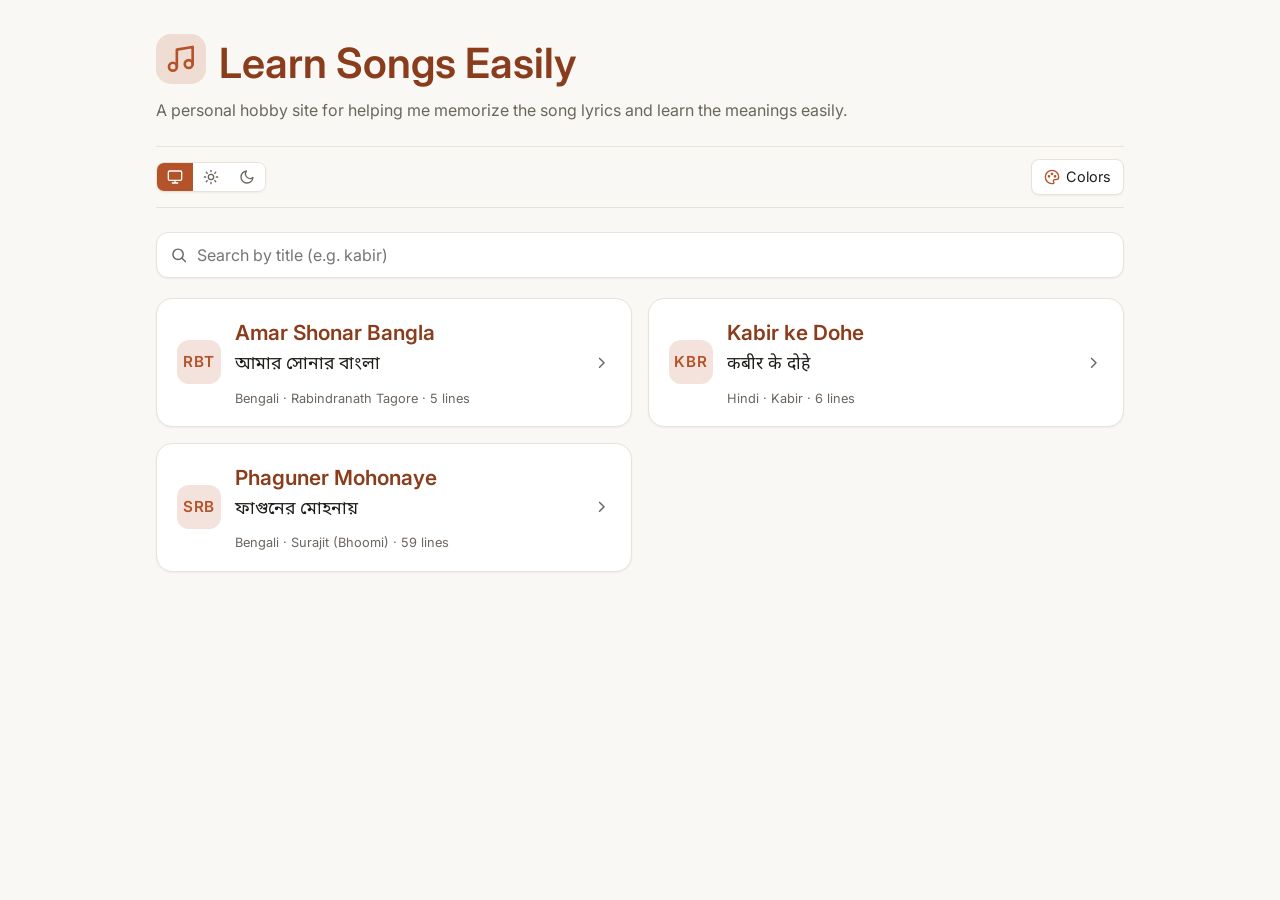
<file: index.html>
<!doctype html>
<html lang="en">
<head>
  <meta charset="utf-8">
  <meta name="viewport" content="width=device-width, initial-scale=1">
  <title>Learn Songs Easily</title>
  <link rel="preconnect" href="https://fonts.googleapis.com">
  <link rel="preconnect" href="https://fonts.gstatic.com" crossorigin>
  <link href="https://fonts.googleapis.com/css2?family=Inter:wght@400;500;600&family=Noto+Sans+Bengali:wght@400;600&family=Noto+Sans+Devanagari:wght@400;600&display=swap" rel="stylesheet">
  <link rel="stylesheet" href="style.css">
  <link rel="icon" href="data:image/svg+xml,%3Csvg xmlns='http://www.w3.org/2000/svg' viewBox='0 0 24 24' fill='none' stroke='%23b4532a' stroke-width='2.2' stroke-linecap='round' stroke-linejoin='round'%3E%3Cpath d='M9 18V5l12-2v13'/%3E%3Ccircle cx='6' cy='18' r='3'/%3E%3Ccircle cx='18' cy='16' r='3'/%3E%3C/svg%3E">
  <script>
    /* Apply saved theme before first paint to avoid a flash */
    (function () {
      try {
        var m = localStorage.getItem("mode") || "auto";
        if (m === "auto") m = matchMedia("(prefers-color-scheme: dark)").matches ? "dark" : "light";
        document.documentElement.dataset.mode = m;
        var p = localStorage.getItem("palette") || "default";
        if (p !== "default") document.documentElement.dataset.palette = p;
      } catch (e) {}
    })();
  </script>
</head>
<body>
  <main class="page">
    <header class="song-head">
      <h1><span class="logo"><i data-icon="music"></i></span>Learn Songs Easily</h1>
      <p>A personal hobby site for helping me memorize the song lyrics and learn the meanings easily.</p>
    </header>

    <div class="controls" role="toolbar" aria-label="Display options">
      <div class="seg" role="group" aria-label="Light or dark mode">
        <button type="button" data-mode="auto" aria-pressed="false" title="Auto (follow system)"><i data-icon="monitor"></i><span>Auto</span></button>
        <button type="button" data-mode="light" aria-pressed="false" title="Light"><i data-icon="sun"></i><span>Light</span></button>
        <button type="button" data-mode="dark" aria-pressed="false" title="Dark"><i data-icon="moon"></i><span>Dark</span></button>
      </div>
      <div class="colors">
        <button type="button" class="colors-btn" id="colors-btn" aria-expanded="false" aria-controls="colors-panel">
          <i data-icon="palette"></i> Colors
        </button>
        <div class="colors-panel" id="colors-panel" hidden>
          <div class="panel-head">
            <span>Color palette</span>
            <button type="button" id="colors-close" aria-label="Close colors"><i data-icon="x"></i></button>
          </div>
          <div class="palette-list" id="palette-list"></div>
        </div>
      </div>
    </div>

    <div class="search-wrap"><i data-icon="search"></i><input type="search" id="search" class="search" placeholder="Search by title (e.g. kabir)" aria-label="Search songs by transliterated title" autocomplete="off"></div>

    <div id="song-list" class="song-list" aria-live="polite"></div>
    <p id="note" class="note"></p>
  </main>
  <script src="icons.js"></script>
  <script src="theme.js"></script>
  <script src="landing.js"></script>
</body>
</html>
</file>
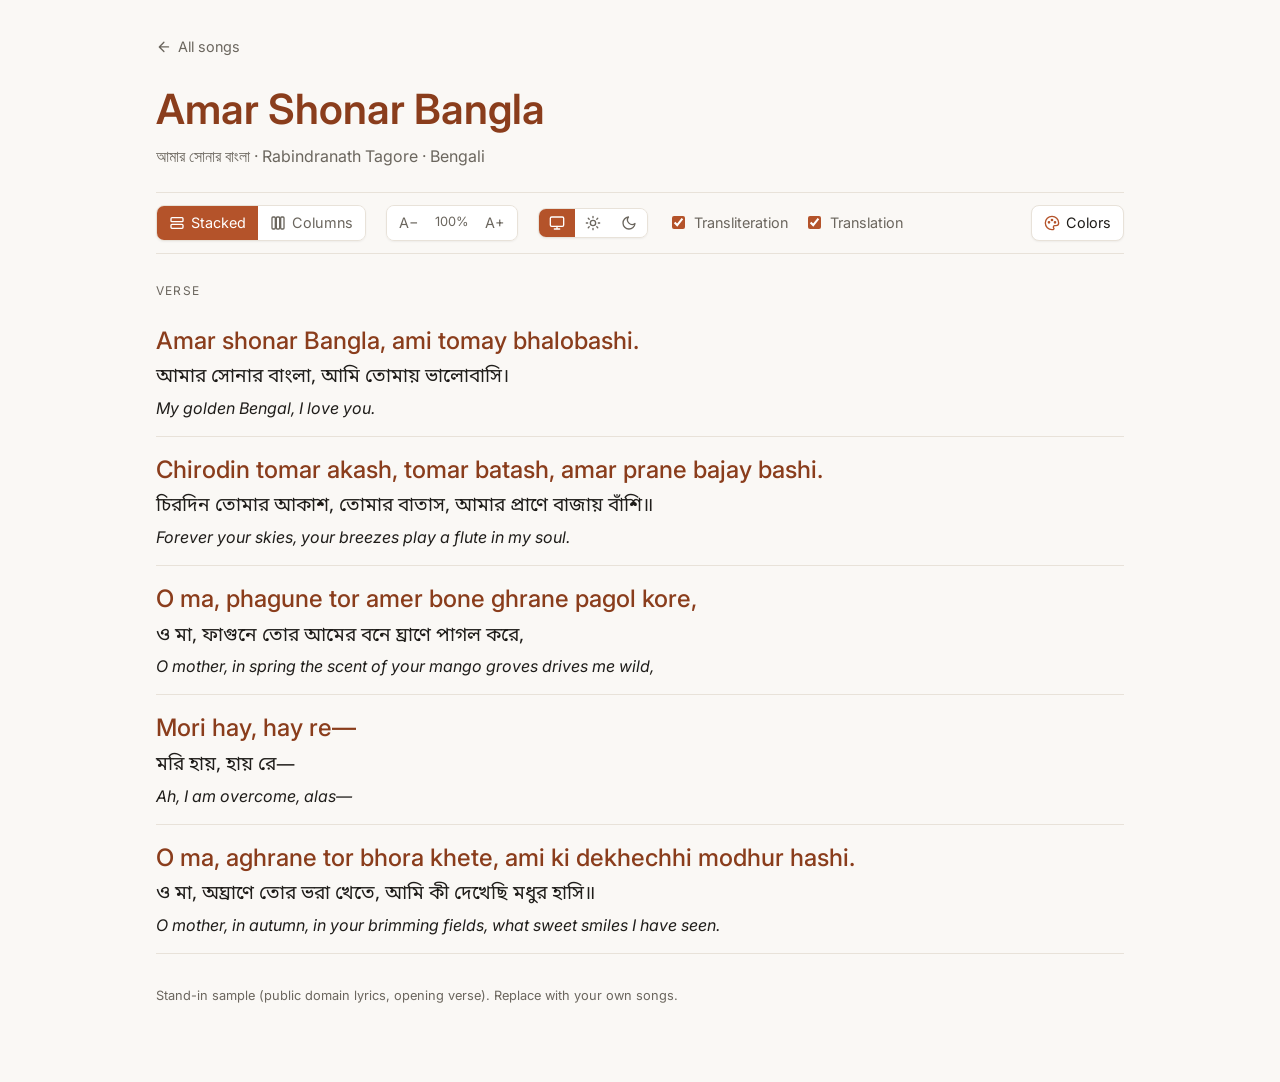
<file: song.html>
<!doctype html>
<html lang="en">
<head>
  <meta charset="utf-8">
  <meta name="viewport" content="width=device-width, initial-scale=1">
  <title>Learn Songs Easily</title>
  <link rel="preconnect" href="https://fonts.googleapis.com">
  <link rel="preconnect" href="https://fonts.gstatic.com" crossorigin>
  <link href="https://fonts.googleapis.com/css2?family=Inter:wght@400;500;600&family=Noto+Sans+Bengali:wght@400;600&family=Noto+Sans+Devanagari:wght@400;600&display=swap" rel="stylesheet">
  <link rel="stylesheet" href="style.css">
  <link rel="icon" href="data:image/svg+xml,%3Csvg xmlns='http://www.w3.org/2000/svg' viewBox='0 0 24 24' fill='none' stroke='%23b4532a' stroke-width='2.2' stroke-linecap='round' stroke-linejoin='round'%3E%3Cpath d='M9 18V5l12-2v13'/%3E%3Ccircle cx='6' cy='18' r='3'/%3E%3Ccircle cx='18' cy='16' r='3'/%3E%3C/svg%3E">
  <script>
    /* Apply saved theme before first paint to avoid a flash */
    (function () {
      try {
        var m = localStorage.getItem("mode") || "auto";
        if (m === "auto") m = matchMedia("(prefers-color-scheme: dark)").matches ? "dark" : "light";
        document.documentElement.dataset.mode = m;
        var p = localStorage.getItem("palette") || "default";
        if (p !== "default") document.documentElement.dataset.palette = p;
      } catch (e) {}
    })();
  </script>
</head>
<body>
  <main class="page">
    <a class="back" href="./"><i data-icon="arrowLeft"></i> All songs</a>
    <header class="song-head">
      <h1 id="title"></h1>
      <p id="subtitle"></p>
      <a id="listen" class="listen" target="_blank" rel="noopener noreferrer" hidden><i data-icon="play"></i> Listen on YouTube Music <i data-icon="external"></i></a>
    </header>

    <div class="controls" role="toolbar" aria-label="Display options">
      <div class="seg" role="group" aria-label="Layout">
        <button type="button" data-view="stacked" aria-pressed="true" title="Stacked"><i data-icon="rows"></i><span>Stacked</span></button>
        <button type="button" data-view="columns" aria-pressed="false" title="Columns"><i data-icon="columns"></i><span>Columns</span></button>
      </div>
      <div class="seg" role="group" aria-label="Font size">
        <button type="button" id="fs-down" aria-label="Smaller text">A−</button>
        <span class="fs-label" id="fs-label">100%</span>
        <button type="button" id="fs-up" aria-label="Larger text">A+</button>
      </div>
      <div class="seg" role="group" aria-label="Light or dark mode">
        <button type="button" data-mode="auto" aria-pressed="false" title="Auto (follow system)"><i data-icon="monitor"></i><span>Auto</span></button>
        <button type="button" data-mode="light" aria-pressed="false" title="Light"><i data-icon="sun"></i><span>Light</span></button>
        <button type="button" data-mode="dark" aria-pressed="false" title="Dark"><i data-icon="moon"></i><span>Dark</span></button>
      </div>
      <div class="toggles">
        <label><input type="checkbox" id="t-translit" checked> Transliteration</label>
        <label><input type="checkbox" id="t-trans" checked> Translation</label>
      </div>
      <div class="colors">
        <button type="button" class="colors-btn" id="colors-btn" aria-expanded="false" aria-controls="colors-panel">
          <i data-icon="palette"></i> Colors
        </button>
        <div class="colors-panel" id="colors-panel" hidden>
          <div class="panel-head">
            <span>Color palette</span>
            <button type="button" id="colors-close" aria-label="Close colors"><i data-icon="x"></i></button>
          </div>
          <div class="palette-list" id="palette-list"></div>
        </div>
      </div>
    </div>

    <div id="lines" class="lines" aria-live="polite"></div>
    <p id="note" class="note"></p>
  </main>
  <script src="icons.js"></script>
  <script src="theme.js"></script>
  <script src="app.js"></script>
</body>
</html>
</file>
<file: style.css>
/* ---------- Themes ----------
   Two independent choices:
   - mode    (html[data-mode]):    light | dark   (JS resolves "auto" from the system)
   - palette (html[data-palette]): default | pastel presets
   Each palette defines page colours plus one colour per line type:
   --c-o original, --c-t transliteration, --c-e translation */
:root, :root[data-mode="light"] {
  --bg: #faf8f5; --surface: #ffffff; --text: #1f1d1a; --muted: #6b665e;
  --accent: #b4532a; --on-accent: #fff; --line: #e8e2d9;
  --c-o: #1f1d1a; --c-t: #8a3d1c; --c-e: #1f1d1a;
}
:root[data-mode="dark"] {
  --bg: #17150f; --surface: #211e17; --text: #f1ece3; --muted: #a39b8d;
  --accent: #e0885c; --on-accent: #17150f; --line: #342f25;
  --c-o: #f1ece3; --c-t: #e9b08c; --c-e: #f1ece3;
}

/* Blossom */
:root[data-palette="blossom"][data-mode="light"] {
  --bg: #fdf0f3; --surface: #fff8fa; --text: #4a3340; --muted: #8c6b7a;
  --accent: #d86b8e; --on-accent: #fff; --line: #f3d3dd;
  --c-o: #6b3a8a; --c-t: #c2527a; --c-e: #2f5f73;
}
:root[data-palette="blossom"][data-mode="dark"] {
  --bg: #2a1d24; --surface: #34242d; --text: #f6e3ea; --muted: #c19aab;
  --accent: #e88aa8; --on-accent: #2a1d24; --line: #4a3340;
  --c-o: #d9b3f0; --c-t: #f2a0bc; --c-e: #9fd3e6;
}
/* Mint */
:root[data-palette="mint"][data-mode="light"] {
  --bg: #eef8f2; --surface: #f8fdfa; --text: #2b4036; --muted: #5f8070;
  --accent: #3fa07a; --on-accent: #fff; --line: #cfe8da;
  --c-o: #1f6b57; --c-t: #b0613a; --c-e: #3d4f8f;
}
:root[data-palette="mint"][data-mode="dark"] {
  --bg: #16251f; --surface: #1d2f27; --text: #e0f2e8; --muted: #8fb8a3;
  --accent: #5fc79c; --on-accent: #16251f; --line: #2b443a;
  --c-o: #8fe0c0; --c-t: #f0b48a; --c-e: #a9b8f0;
}
/* Lavender */
:root[data-palette="lavender"][data-mode="light"] {
  --bg: #f3f0fc; --surface: #fbfaff; --text: #35305a; --muted: #766fa3;
  --accent: #8468d8; --on-accent: #fff; --line: #dcd5f3;
  --c-o: #4b3aa6; --c-t: #b8486f; --c-e: #1f6e78;
}
:root[data-palette="lavender"][data-mode="dark"] {
  --bg: #1f1b33; --surface: #28233f; --text: #e8e4fa; --muted: #a59fd0;
  --accent: #a28cf0; --on-accent: #1f1b33; --line: #3a3459;
  --c-o: #bfb0ff; --c-t: #f4a3c0; --c-e: #8fd6de;
}
/* Peach */
:root[data-palette="peach"][data-mode="light"] {
  --bg: #fff3ea; --surface: #fffaf5; --text: #4a3526; --muted: #94705a;
  --accent: #ee8b5b; --on-accent: #fff; --line: #f6dcc9;
  --c-o: #a1431f; --c-t: #2d7a6b; --c-e: #5a4398;
}
:root[data-palette="peach"][data-mode="dark"] {
  --bg: #2a1f17; --surface: #35281e; --text: #f8e8da; --muted: #c6a38b;
  --accent: #f3a074; --on-accent: #2a1f17; --line: #4d3a2c;
  --c-o: #f5b08a; --c-t: #8fd6c4; --c-e: #c7b3f0;
}
/* Sky */
:root[data-palette="sky"][data-mode="light"] {
  --bg: #eef6fc; --surface: #f8fcff; --text: #263a4d; --muted: #61809b;
  --accent: #4f9bd6; --on-accent: #fff; --line: #cfe2f2;
  --c-o: #1f5f99; --c-t: #b5533f; --c-e: #4a7a2a;
}
:root[data-palette="sky"][data-mode="dark"] {
  --bg: #15222e; --surface: #1c2e3d; --text: #e0eef9; --muted: #8fadc6;
  --accent: #6db3ec; --on-accent: #15222e; --line: #2b4358;
  --c-o: #8fc6f2; --c-t: #f0a594; --c-e: #b5dc8f;
}

* { box-sizing: border-box; }
body {
  margin: 0; background: var(--bg); color: var(--text);
  font-family: Inter, system-ui, sans-serif; line-height: 1.5;
  transition: background .2s, color .2s;
}
.page { max-width: 1000px; margin: 0 auto; padding: 32px 16px 64px; }

.song-head h1 {
  margin: 0; font-size: clamp(1.8rem, 5vw, 2.6rem); font-weight: 600; color: var(--c-t);
}
.song-head p { margin: 4px 0 0; color: var(--muted); }

/* ---------- Controls ---------- */
.controls {
  display: flex; flex-wrap: wrap; gap: 10px 20px; align-items: center;
  margin: 24px 0; padding: 12px 0; border-block: 1px solid var(--line);
  position: sticky; top: 0; background: var(--bg); z-index: 2;
}
.seg { display: inline-flex; border: 1px solid var(--line); border-radius: 8px; overflow: hidden; }
.seg button {
  font: inherit; font-size: .9rem; padding: 6px 12px; border: 0; cursor: pointer;
  background: var(--surface); color: var(--muted);
}
.seg button[aria-pressed="true"] { background: var(--accent); color: var(--on-accent); }
.seg button:disabled { opacity: .4; cursor: default; }
.seg .fs-label { padding: 6px 4px; font-size: .8rem; color: var(--muted); background: var(--surface); min-width: 3.2em; text-align: center; }
.toggles { display: flex; gap: 16px; font-size: .9rem; color: var(--muted); }
.toggles label { display: inline-flex; gap: 6px; align-items: center; cursor: pointer; }
.toggles input { accent-color: var(--accent); }

.colors { position: relative; margin-left: auto; }
.colors-btn {
  font: inherit; font-size: .9rem; display: inline-flex; gap: 8px; align-items: center;
  padding: 6px 12px; border: 1px solid var(--line); border-radius: 8px;
  background: var(--surface); color: var(--text); cursor: pointer;
}
.colors-btn .dot { width: 14px; height: 14px; border-radius: 50%; background: var(--accent); }
.colors-panel {
  position: absolute; right: 0; top: calc(100% + 8px); width: 260px;
  background: var(--surface); border: 1px solid var(--line); border-radius: 12px;
  padding: 12px; box-shadow: 0 8px 24px rgba(0,0,0,.18);
}
.colors-panel[hidden] { display: none; }
.panel-head { display: flex; justify-content: space-between; align-items: center; margin-bottom: 8px; font-size: .8rem; color: var(--muted); text-transform: uppercase; letter-spacing: .08em; }
.panel-head button { font-size: 1.3rem; line-height: 1; border: 0; background: none; color: var(--muted); cursor: pointer; padding: 0 4px; }
.palette-list { display: grid; gap: 4px; }
.palette-list button {
  display: flex; align-items: center; gap: 10px; width: 100%; text-align: left;
  font: inherit; font-size: .9rem; padding: 6px 8px; border: 1px solid transparent; border-radius: 8px;
  background: none; color: var(--text); cursor: pointer;
}
.palette-list button[aria-pressed="true"] { border-color: var(--accent); background: var(--bg); }
.palette-list .sw { width: 28px; height: 18px; border-radius: 9px; border: 1px solid var(--line); background: var(--sw); flex: none; }

/* ---------- Lines ---------- */
.lines { --fs: 1; }
.section {
  margin: 28px 0 8px; font-size: .75rem; letter-spacing: .1em;
  text-transform: uppercase; color: var(--muted);
}
.row { padding: 16px 0; border-bottom: 1px solid var(--line); }
.row p { margin: 0; }
.row .e { font-size: calc(1rem * var(--fs)); line-height: 1.5; font-style: italic; color: var(--c-e); margin-top: 2px; }
.row .o {
  font-family: "Noto Sans Bengali", "Noto Sans Devanagari", sans-serif;
  font-size: calc(1.2rem * var(--fs)); line-height: 1.7; color: var(--c-o); margin-top: 4px;
}
.row .t { font-size: calc(1.5rem * var(--fs)); line-height: 1.4; font-weight: 500; color: var(--c-t); }   /* main line: transliteration */

/* Stacked order: transliteration (main), original, translation */
.lines[data-view="stacked"] .row { display: flex; flex-direction: column; }
.lines[data-view="stacked"] .t { order: 1; }
.lines[data-view="stacked"] .o { order: 2; }
.lines[data-view="stacked"] .e { order: 3; }

/* Columns: original | transliteration | translation */
.lines[data-view="columns"] .row {
  display: grid; grid-template-columns: repeat(var(--cols, 3), 1fr); gap: 24px; align-items: baseline;
}
.lines[data-view="columns"] .row p { margin: 0; }
.lines[data-view="columns"] .o { grid-column: 1; }
.lines[data-view="columns"] .t { grid-column: 2; }
.lines[data-view="columns"] .e { grid-column: 3; }
.lines[data-view="columns"].hide-t .e { grid-column: 2; }
@media (max-width: 640px) {
  .colors { margin-left: 0; }
  .colors-panel { right: auto; left: 0; }
  .lines[data-view="columns"] .row { display: flex; flex-direction: column; gap: 0; }
  .lines[data-view="columns"] .t { order: 1; margin-top: 0; }
  .lines[data-view="columns"] .o { order: 2; margin-top: 4px; }
  .lines[data-view="columns"] .e { order: 3; margin-top: 2px; }
}
.lines.hide-t .t, .lines.hide-e .e { display: none; }
.note { margin-top: 32px; font-size: .8rem; color: var(--muted); }

/* ---------- Landing page ---------- */
.back { display: inline-block; margin-bottom: 16px; font-size: .9rem; color: var(--muted); text-decoration: none; }
.back:hover { color: var(--accent); }
.song-list { display: grid; grid-template-columns: repeat(auto-fill, minmax(min(100%, 420px), 1fr)); gap: 16px; }
.card {
  display: block; padding: 18px 20px; border: 1px solid var(--line); border-radius: 12px;
  background: var(--surface); color: inherit; text-decoration: none;
  transition: border-color .15s, transform .15s;
}
.card:hover, .card:focus-visible { border-color: var(--accent); transform: translateY(-2px); outline: none; }
.card h2 { margin: 0; font-size: 1.3rem; font-weight: 600; color: var(--c-t); }
.card-orig { margin: 4px 0 0; font-family: "Noto Sans Bengali", "Noto Sans Devanagari", sans-serif; font-size: 1.1rem; color: var(--c-o); }
.card-meta { margin: 10px 0 0; font-size: .8rem; color: var(--muted); }
.search {
  width: 100%; margin: 0 0 20px; padding: 10px 14px; font: inherit;
  border: 1px solid var(--line); border-radius: 10px; background: var(--surface); color: var(--text);
}
.search:focus { outline: 2px solid var(--accent); outline-offset: 1px; }
.card[hidden] { display: none; }

/* ---------- Icons & modern polish ---------- */
.ic { width: 1.1em; height: 1.1em; flex: none; vertical-align: -0.18em; }
.seg button, .colors-btn { display: inline-flex; align-items: center; gap: 6px; }
.seg button .ic { width: 16px; height: 16px; }
.panel-head button { display: inline-flex; padding: 4px; border-radius: 6px; }
.panel-head button:hover { background: var(--bg); color: var(--text); }
.panel-head .ic { width: 16px; height: 16px; }
.colors-btn .ic { width: 16px; height: 16px; color: var(--accent); }
.controls .seg, .colors-btn { box-shadow: 0 1px 2px rgba(0,0,0,.05); }
.colors-panel { box-shadow: 0 12px 32px rgba(0,0,0,.2); }
.back { display: inline-flex; align-items: center; gap: 6px; padding: 4px 10px 4px 6px; margin-left: -6px; border-radius: 8px; }
.back:hover { background: var(--surface); }

.logo {
  display: inline-grid; place-items: center; width: 1.5em; height: 1.5em; margin-right: .4em;
  border-radius: .45em; vertical-align: .1em; font-size: .8em;
  background: color-mix(in srgb, var(--accent) 16%, transparent); color: var(--accent);
}
.logo .ic { width: .95em; height: .95em; vertical-align: 0; }

.search-wrap { position: relative; margin-bottom: 20px; }
.search-wrap .ic { position: absolute; left: 14px; top: 50%; transform: translateY(-50%); color: var(--muted); pointer-events: none; }
.search-wrap .search { margin: 0; padding-left: 40px; border-radius: 12px; box-shadow: 0 1px 2px rgba(0,0,0,.05); }

.card { display: flex; align-items: center; gap: 14px; border-radius: 16px; box-shadow: 0 1px 2px rgba(0,0,0,.05); }
.card:hover, .card:focus-visible { box-shadow: 0 8px 24px rgba(0,0,0,.12); }
.card-icon {
  display: grid; place-items: center; width: 44px; height: 44px; flex: none; border-radius: 12px;
  background: color-mix(in srgb, var(--accent) 16%, transparent); color: var(--accent);
}
.card-body { flex: 1; min-width: 0; }
.card-go { color: var(--muted); display: inline-flex; transition: transform .15s, color .15s; }
.card:hover .card-go { transform: translateX(3px); color: var(--accent); }
.card-icon { font-size: .95rem; font-weight: 600; letter-spacing: .06em; }
/* Keep all controls on one row: drop button labels (icons stay) on narrower screens */
.seg [data-mode] span { display: none; }       /* mode toggle is icons-only (tooltips name them) */
.seg [data-mode] { padding: 6px 10px; }
@media (max-width: 1100px) {
  .controls { gap: 10px 14px; }
  .seg button span { display: none; }
  .seg button { padding: 6px 10px; }
}

.listen {
  display: inline-flex; align-items: center; gap: 8px; margin-top: 14px; padding: 8px 14px;
  border-radius: 999px; font-size: .9rem; font-weight: 500; text-decoration: none;
  background: var(--accent); color: var(--on-accent); box-shadow: 0 1px 2px rgba(0,0,0,.1);
}
.listen:hover { filter: brightness(1.08); }
.listen[hidden] { display: none; }
.listen .ic { width: 16px; height: 16px; }
</file>
